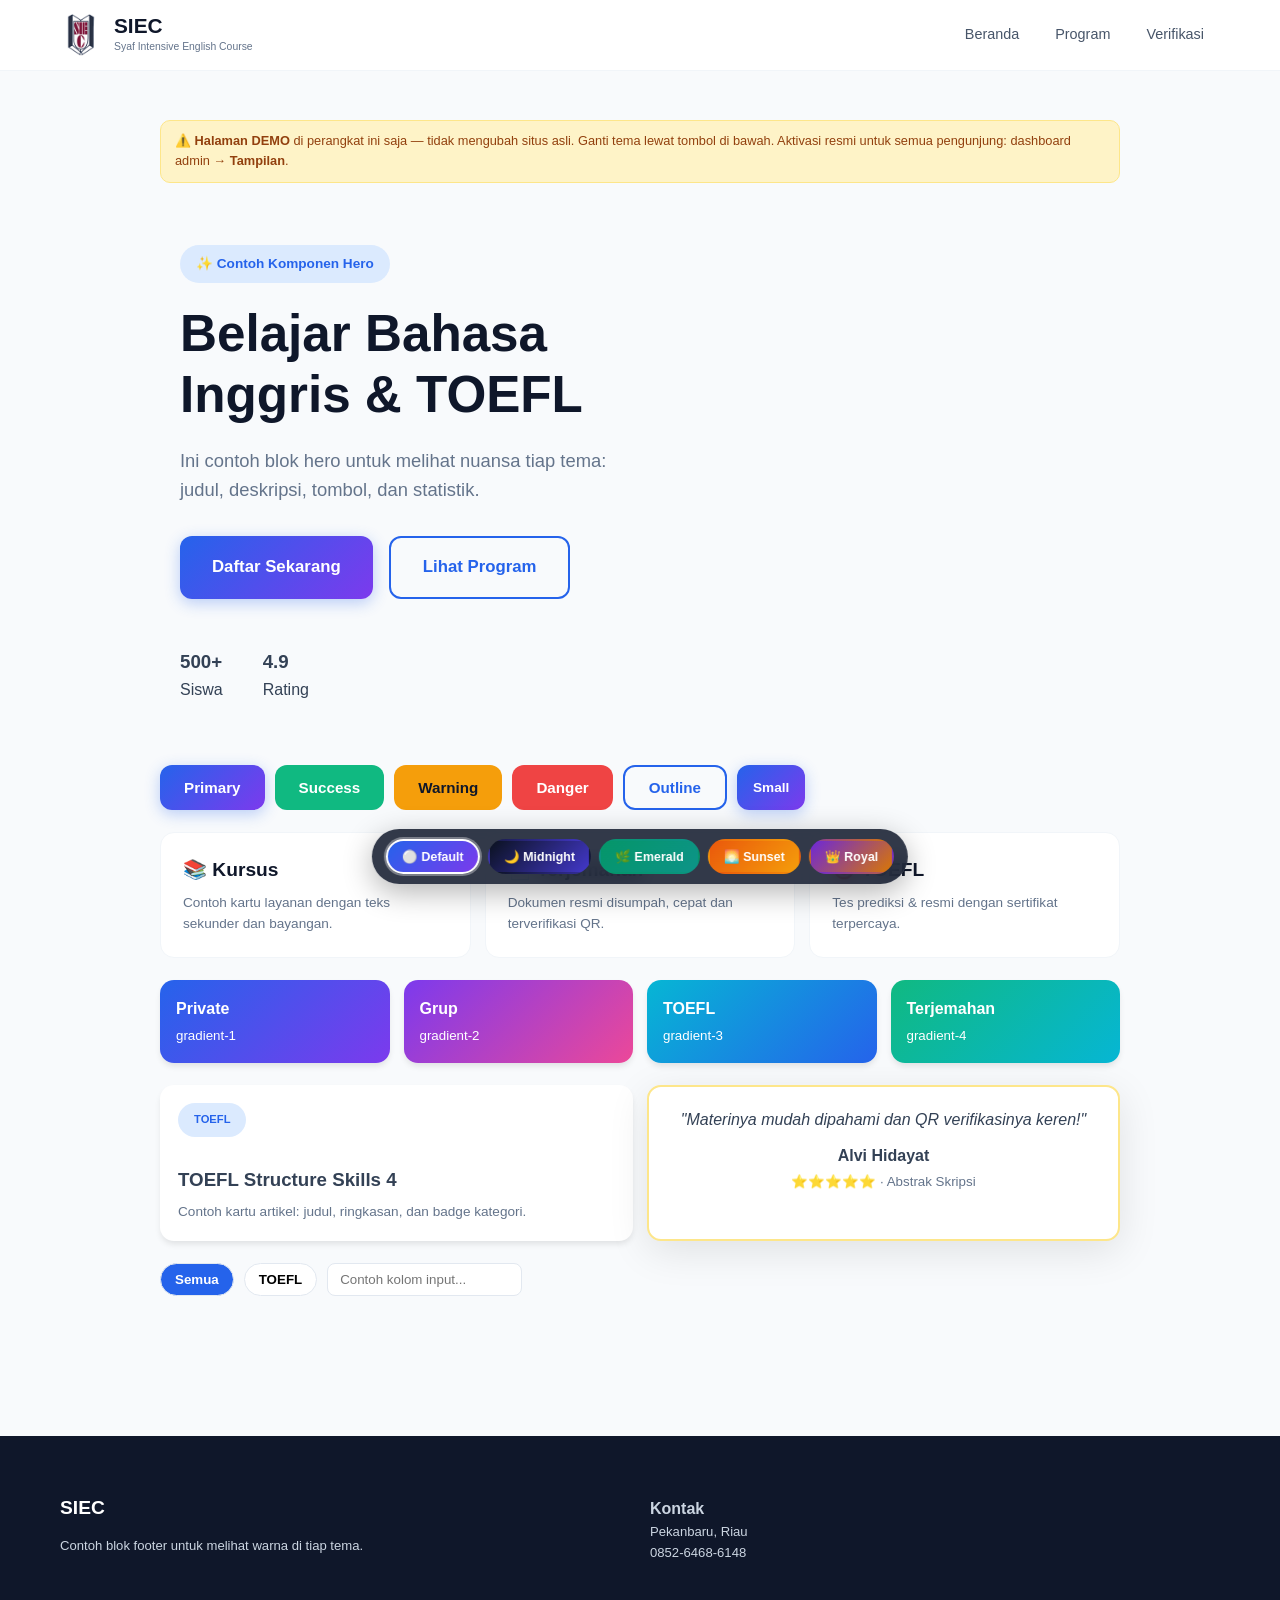
<file: preview-tema.html>
<!DOCTYPE html>
<html lang="id">
<head>
    <meta charset="UTF-8">
    <meta name="viewport" content="width=device-width, initial-scale=1.0">
    <title>Preview Tema — SIEC (Demo)</title>
    <meta name="robots" content="noindex">
    <script>try{document.documentElement.setAttribute('data-theme',localStorage.getItem('siec_theme')||'default')}catch(e){}</script>
    <link rel="stylesheet" href="css/style.css">
    <link rel="stylesheet" href="css/themes.css">
    <style>
        .theme-bar{position:fixed;bottom:16px;left:50%;transform:translateX(-50%);z-index:2000;display:flex;gap:8px;flex-wrap:wrap;justify-content:center;background:rgba(15,23,42,.85);backdrop-filter:blur(10px);padding:10px 14px;border-radius:999px;box-shadow:0 8px 30px rgba(0,0,0,.3)}
        .theme-bar button{border:2px solid transparent;border-radius:999px;padding:8px 14px;font-weight:700;font-size:.78rem;cursor:pointer;color:#fff;font-family:inherit}
        .theme-bar button.on{border-color:#fff;box-shadow:0 0 0 2px rgba(255,255,255,.35)}
        .demo-wrap{max-width:1000px;margin:0 auto;padding:120px 20px 140px;display:flex;flex-direction:column;gap:22px}
        .demo-note{background:#fef3c7;color:#92400e;border:1px solid #fde68a;border-radius:10px;padding:10px 14px;font-size:.8rem}
        .sw-row{display:grid;grid-template-columns:repeat(auto-fit,minmax(210px,1fr));gap:14px}
    </style>
</head>
<body>
    <nav class="navbar">
        <div class="container nav-container">
            <a href="#" class="nav-logo"><img src="assets/logo.png" alt="SIEC" class="nav-logo-img"><div class="logo-text"><span class="logo-main">SIEC</span><span class="logo-sub">Syaf Intensive English Course</span></div></a>
            <ul class="nav-menu" id="navMenu"><li><a class="nav-link" href="#">Beranda</a></li><li><a class="nav-link" href="#">Program</a></li><li><a class="nav-link" href="#">Verifikasi</a></li></ul>
        </div>
    </nav>

    <div class="demo-wrap">
        <div class="demo-note">⚠️ <b>Halaman DEMO</b> di perangkat ini saja — tidak mengubah situs asli. Ganti tema lewat tombol di bawah. Aktivasi resmi untuk semua pengunjung: dashboard admin → <b>Tampilan</b>.</div>

        <!-- Hero sample -->
        <section class="hero" style="min-height:auto;padding:40px 0">
            <div class="hero-container container">
                <div class="hero-content">
                    <span class="hero-badge">✨ Contoh Komponen Hero</span>
                    <h1>Belajar Bahasa Inggris &amp; TOEFL</h1>
                    <p class="hero-desc">Ini contoh blok hero untuk melihat nuansa tiap tema: judul, deskripsi, tombol, dan statistik.</p>
                    <div class="hero-buttons"><a class="btn btn-primary btn-lg" href="#">Daftar Sekarang</a><a class="btn btn-outline btn-lg" href="#">Lihat Program</a></div>
                    <div class="hero-stats"><div><h3>500+</h3><p>Siswa</p></div><div><h3>4.9</h3><p>Rating</p></div></div>
                </div>
            </div>
        </section>

        <!-- Tombol-tombol -->
        <div style="display:flex;gap:10px;flex-wrap:wrap">
            <button class="btn btn-primary">Primary</button>
            <button class="btn btn-success">Success</button>
            <button class="btn btn-warning">Warning</button>
            <button class="btn btn-danger">Danger</button>
            <button class="btn btn-outline">Outline</button>
            <button class="btn btn-primary btn-sm">Small</button>
        </div>

        <!-- Service cards -->
        <div class="sw-row">
            <div class="service-card" style="padding:22px;border-radius:14px"><h3 style="margin:0 0 6px">📚 Kursus</h3><p style="margin:0;color:var(--gray-600);font-size:.85rem">Contoh kartu layanan dengan teks sekunder dan bayangan.</p></div>
            <div class="service-card" style="padding:22px;border-radius:14px"><h3 style="margin:0 0 6px">📄 Terjemahan</h3><p style="margin:0;color:var(--gray-600);font-size:.85rem">Dokumen resmi disumpah, cepat dan terverifikasi QR.</p></div>
            <div class="service-card" style="padding:22px;border-radius:14px"><h3 style="margin:0 0 6px">🎯 TOEFL</h3><p style="margin:0;color:var(--gray-600);font-size:.85rem">Tes prediksi &amp; resmi dengan sertifikat terpercaya.</p></div>
        </div>

        <!-- Program card headers (semua varian) -->
        <div class="sw-row">
            <div class="program-card" style="border-radius:14px;overflow:hidden"><div class="program-card-header private" style="padding:16px;color:#fff"><b>Private</b><br><small>gradient-1</small></div></div>
            <div class="program-card" style="border-radius:14px;overflow:hidden"><div class="program-card-header group" style="padding:16px;color:#fff"><b>Grup</b><br><small>gradient-2</small></div></div>
            <div class="program-card" style="border-radius:14px;overflow:hidden"><div class="program-card-header toefl" style="padding:16px;color:#fff"><b>TOEFL</b><br><small>gradient-3</small></div></div>
            <div class="program-card" style="border-radius:14px;overflow:hidden"><div class="program-card-header translation" style="padding:16px;color:#fff"><b>Terjemahan</b><br><small>gradient-4</small></div></div>
        </div>

        <!-- Artikel + testimoni -->
        <div class="sw-row" style="grid-template-columns:repeat(auto-fit,minmax(300px,1fr))">
            <div class="article-card" style="border-radius:14px;overflow:hidden"><div style="padding:18px"><span class="hero-badge" style="font-size:.7rem">TOEFL</span><h3 style="margin:8px 0 6px">TOEFL Structure Skills 4</h3><p style="color:var(--gray-600);font-size:.85rem;margin:0">Contoh kartu artikel: judul, ringkasan, dan badge kategori.</p></div></div>
            <div class="testimonial-card-large" style="border-radius:14px;padding:20px"><p style="margin:0 0 10px;font-style:italic">"Materinya mudah dipahami dan QR verifikasinya keren!"</p><b>Alvi Hidayat</b><br><small style="color:var(--gray-600)">⭐⭐⭐⭐⭐ · Abstrak Skripsi</small></div>
        </div>

        <!-- Filter + input -->
        <div style="display:flex;gap:10px;flex-wrap:wrap;align-items:center">
            <button class="filter-btn active" style="padding:8px 14px;border-radius:999px;border:1px solid var(--gray-300)">Semua</button>
            <button class="filter-btn" style="padding:8px 14px;border-radius:999px;border:1px solid var(--gray-300)">TOEFL</button>
            <input type="text" placeholder="Contoh kolom input..." style="padding:8px 12px;border-radius:8px;border:1px solid var(--gray-300)">
        </div>
    </div>

    <footer class="footer">
        <div class="container footer-grid" style="display:grid;grid-template-columns:repeat(auto-fit,minmax(180px,1fr));gap:20px">
            <div><div class="footer-logo"><span class="logo-main" style="font-weight:800;font-size:1.2rem">SIEC</span></div><p style="font-size:.82rem;margin-top:8px">Contoh blok footer untuk melihat warna di tiap tema.</p></div>
            <div><h4>Kontak</h4><p style="font-size:.82rem">Pekanbaru, Riau<br>0852-6468-6148</p></div>
        </div>
    </footer>

    <div class="theme-bar" id="themeBar"></div>
    <script>
        var THEMES = [
            ['default', '⚪ Default', 'linear-gradient(135deg,#2563eb,#7c3aed)'],
            ['midnight', '🌙 Midnight', 'linear-gradient(135deg,#0b1220,#4338ca)'],
            ['emerald', '🌿 Emerald', 'linear-gradient(135deg,#059669,#0d9488)'],
            ['sunset', '🌅 Sunset', 'linear-gradient(135deg,#ea580c,#f59e0b)'],
            ['royal', '👑 Royal', 'linear-gradient(135deg,#6d28d9,#d97706)']
        ];
        var bar = document.getElementById('themeBar');
        function renderBar() {
            var cur = document.documentElement.getAttribute('data-theme') || 'default';
            bar.innerHTML = THEMES.map(function (t) {
                return '<button class="' + (t[0] === cur ? 'on' : '') + '" style="background:' + t[2] + '" onclick="setT(\'' + t[0] + '\')">' + t[1] + '</button>';
            }).join('');
        }
        function setT(id) {
            document.documentElement.setAttribute('data-theme', id);
            try { localStorage.setItem('siec_theme', id); } catch (e) {}
            renderBar();
        }
        renderBar();
    </script>
</body>
</html>
</file>
<file: css/style.css>
/* ============================================
   SIEC - Syaf Intensive English Course
   Complete Stylesheet
   ============================================ */

/* ---------- VARIABLES ---------- */
:root {
    --primary: #2563eb;
    --primary-dark: #1d4ed8;
    --primary-light: #dbeafe;
    --secondary: #7c3aed;
    --accent: #06b6d4;
    --success: #10b981;
    --warning: #f59e0b;
    --danger: #ef4444;
    --dark: #0f172a;
    --gray-900: #1e293b;
    --gray-800: #334155;
    --gray-700: #475569;
    --gray-600: #64748b;
    --gray-500: #94a3b8;
    --gray-400: #cbd5e1;
    --gray-300: #e2e8f0;
    --gray-200: #f1f5f9;
    --gray-100: #f8fafc;
    --white: #ffffff;
    --font: 'Plus Jakarta Sans', sans-serif;
    --shadow-sm: 0 1px 2px rgba(0,0,0,0.05);
    --shadow: 0 4px 6px -1px rgba(0,0,0,0.1);
    --shadow-md: 0 10px 15px -3px rgba(0,0,0,0.1);
    --shadow-lg: 0 25px 50px -12px rgba(0,0,0,0.15);
    --shadow-xl: 0 35px 60px -15px rgba(0,0,0,0.2);
    --radius: 12px;
    --radius-lg: 20px;
    --radius-full: 9999px;
    --transition: all 0.3s cubic-bezier(0.4, 0, 0.2, 1);
}

/* ---------- RESET ---------- */
*, *::before, *::after {
    margin: 0;
    padding: 0;
    box-sizing: border-box;
}

html {
    scroll-behavior: smooth;
    font-size: 16px;
}

body {
    font-family: var(--font);
    background: var(--gray-100);
    color: var(--gray-800);
    line-height: 1.6;
    overflow-x: hidden;
}

a {
    text-decoration: none;
    color: inherit;
    transition: var(--transition);
}

img {
    max-width: 100%;
    height: auto;
}

.container {
    max-width: 1200px;
    margin: 0 auto;
    padding: 0 20px;
}

/* ---------- GRADIENTS ---------- */
.text-gradient {
    background: linear-gradient(135deg, var(--primary), var(--secondary));
    -webkit-background-clip: text;
    -webkit-text-fill-color: transparent;
    background-clip: text;
}

.gradient-1 { background: linear-gradient(135deg, #2563eb, #7c3aed); }
.gradient-2 { background: linear-gradient(135deg, #7c3aed, #ec4899); }
.gradient-3 { background: linear-gradient(135deg, #06b6d4, #2563eb); }
.gradient-4 { background: linear-gradient(135deg, #10b981, #06b6d4); }

/* ---------- BUTTONS ---------- */
.btn {
    display: inline-flex;
    align-items: center;
    gap: 8px;
    padding: 12px 24px;
    border: none;
    border-radius: var(--radius);
    font-family: var(--font);
    font-size: 0.95rem;
    font-weight: 600;
    cursor: pointer;
    transition: var(--transition);
    white-space: nowrap;
}

.btn-primary {
    background: linear-gradient(135deg, var(--primary), var(--secondary));
    color: white;
    box-shadow: 0 4px 15px rgba(37, 99, 235, 0.3);
}

.btn-primary:hover {
    transform: translateY(-2px);
    box-shadow: 0 8px 25px rgba(37, 99, 235, 0.4);
}

.btn-outline {
    background: transparent;
    color: var(--primary);
    border: 2px solid var(--primary);
}

.btn-outline:hover {
    background: var(--primary);
    color: white;
}

.btn-lg {
    padding: 16px 32px;
    font-size: 1.05rem;
}

.btn-sm {
    padding: 8px 16px;
    font-size: 0.85rem;
}

.btn-danger {
    background: var(--danger);
    color: white;
}

.btn-success {
    background: var(--success);
    color: white;
}

.btn-warning {
    background: var(--warning);
    color: var(--dark);
}

.btn-full {
    width: 100%;
    justify-content: center;
}

/* ---------- NAVBAR ---------- */
.navbar {
    position: fixed;
    top: 0;
    left: 0;
    right: 0;
    z-index: 1000;
    background: rgba(255, 255, 255, 0.95);
    backdrop-filter: blur(20px);
    border-bottom: 1px solid var(--gray-200);
    transition: var(--transition);
}

.navbar.scrolled {
    box-shadow: var(--shadow-md);
}

/* Beranda: saat di paling atas, navbar transparan menyatu dengan hero.
   Setelah digulir (>50px), kembali putih blur via kelas .scrolled */
body.home .navbar {
    background: transparent;
    border-bottom-color: transparent;
}
body.home .navbar.scrolled {
    background: rgba(255, 255, 255, 0.95);
    border-bottom: 1px solid var(--gray-200);
}

.nav-container {
    display: flex;
    align-items: center;
    justify-content: space-between;
    height: 70px;
}

.nav-logo {
    display: flex;
    align-items: center;
    gap: 12px;
}

.logo-icon {
    width: 42px;
    height: 42px;
    background: linear-gradient(135deg, var(--primary), var(--secondary));
    border-radius: var(--radius);
    display: flex;
    align-items: center;
    justify-content: center;
    color: white;
    font-size: 1.2rem;
}

.logo-icon.large {
    width: 60px;
    height: 60px;
    font-size: 1.6rem;
}

.logo-text {
    display: flex;
    flex-direction: column;
}

.logo-main {
    font-size: 1.3rem;
    font-weight: 800;
    color: var(--dark);
    line-height: 1.2;
}

.logo-sub {
    font-size: 0.65rem;
    color: var(--gray-600);
    font-weight: 500;
}

.nav-menu {
    display: flex;
    list-style: none;
    gap: 4px;
}

.nav-link {
    display: flex;
    align-items: center;
    gap: 6px;
    padding: 8px 16px;
    border-radius: var(--radius);
    font-size: 0.9rem;
    font-weight: 500;
    color: var(--gray-700);
    transition: var(--transition);
}

.nav-link:hover,
.nav-link.active {
    background: var(--primary-light);
    color: var(--primary);
}

.nav-toggle {
    display: none;
    flex-direction: column;
    gap: 5px;
    background: none;
    border: none;
    cursor: pointer;
    padding: 5px;
}

.nav-toggle span {
    width: 25px;
    height: 2px;
    background: var(--dark);
    transition: var(--transition);
}

/* ---------- HERO ---------- */
.hero {
    min-height: 100vh;
    display: flex;
    align-items: center;
    position: relative;
    padding: 100px 0 60px;
    overflow: hidden;
}

.hero-bg {
    position: absolute;
    inset: 0;
    overflow: hidden;
}

.hero-shape {
    position: absolute;
    border-radius: 50%;
    opacity: 0.1;
}

.shape-1 {
    width: 600px;
    height: 600px;
    background: var(--primary);
    top: -200px;
    right: -100px;
}

.shape-2 {
    width: 400px;
    height: 400px;
    background: var(--secondary);
    bottom: -100px;
    left: -100px;
}

.shape-3 {
    width: 300px;
    height: 300px;
    background: var(--accent);
    top: 50%;
    left: 50%;
    transform: translate(-50%, -50%);
}

.hero-container {
    display: grid;
    grid-template-columns: 1fr 1fr;
    gap: 60px;
    align-items: center;
    position: relative;
    z-index: 1;
}

.hero-badge {
    display: inline-flex;
    align-items: center;
    gap: 8px;
    padding: 8px 16px;
    background: var(--primary-light);
    color: var(--primary);
    border-radius: var(--radius-full);
    font-size: 0.85rem;
    font-weight: 600;
    margin-bottom: 20px;
}

.hero-content h1 {
    font-size: 3.2rem;
    font-weight: 800;
    color: var(--dark);
    line-height: 1.2;
    margin-bottom: 20px;
}

.hero-desc {
    font-size: 1.15rem;
    color: var(--gray-600);
    margin-bottom: 32px;
    max-width: 500px;
}

.hero-buttons {
    display: flex;
    gap: 16px;
    flex-wrap: wrap;
    margin-bottom: 48px;
}

.hero-stats {
    display: flex;
    gap: 40px;
}

.stat-item {
    display: flex;
    flex-direction: column;
}

.stat-number {
    font-size: 1.8rem;
    font-weight: 800;
    color: var(--dark);
}

.stat-label {
    font-size: 0.85rem;
    color: var(--gray-600);
}

.hero-image {
    display: flex;
    flex-direction: column;
    gap: 20px;
    position: relative;
}

.hero-card {
    background: white;
    padding: 24px;
    border-radius: var(--radius-lg);
    box-shadow: var(--shadow-lg);
    display: flex;
    align-items: center;
    gap: 16px;
    transition: var(--transition);
    animation: floatUp 3s ease-in-out infinite;
}

.hero-card.card-2 {
    margin-left: 40px;
    animation-delay: 1s;
}

.hero-card.card-3 {
    margin-left: 20px;
    animation-delay: 2s;
}

@keyframes floatUp {
    0%, 100% { transform: translateY(0); }
    50% { transform: translateY(-10px); }
}

.card-icon {
    width: 50px;
    height: 50px;
    background: linear-gradient(135deg, var(--primary), var(--secondary));
    border-radius: var(--radius);
    display: flex;
    align-items: center;
    justify-content: center;
    color: white;
    font-size: 1.2rem;
    flex-shrink: 0;
}

.hero-card h3 {
    font-size: 1.1rem;
    color: var(--dark);
}

.hero-card p {
    font-size: 0.85rem;
    color: var(--gray-600);
}

/* ---------- SECTION HEADER ---------- */
.section-header {
    text-align: center;
    margin-bottom: 48px;
}

.section-badge {
    display: inline-block;
    padding: 6px 16px;
    background: var(--primary-light);
    color: var(--primary);
    border-radius: var(--radius-full);
    font-size: 0.85rem;
    font-weight: 600;
    margin-bottom: 12px;
}

.section-header h2 {
    font-size: 2.2rem;
    font-weight: 800;
    color: var(--dark);
    margin-bottom: 12px;
}

.section-header p {
    color: var(--gray-600);
    font-size: 1.05rem;
}

/* ---------- SERVICES ---------- */
.services {
    padding: 80px 0;
    background: white;
}

.services-grid {
    display: grid;
    grid-template-columns: repeat(auto-fit, minmax(260px, 1fr));
    gap: 24px;
}

.service-card {
    padding: 32px;
    border-radius: var(--radius-lg);
    border: 1px solid var(--gray-200);
    transition: var(--transition);
    background: white;
}

.service-card:hover {
    transform: translateY(-5px);
    box-shadow: var(--shadow-lg);
    border-color: transparent;
}

.service-icon {
    width: 56px;
    height: 56px;
    border-radius: var(--radius);
    display: flex;
    align-items: center;
    justify-content: center;
    color: white;
    font-size: 1.3rem;
    margin-bottom: 20px;
}

.service-card h3 {
    font-size: 1.2rem;
    color: var(--dark);
    margin-bottom: 12px;
}

.service-card p {
    color: var(--gray-600);
    font-size: 0.95rem;
    margin-bottom: 16px;
}

.service-link {
    color: var(--primary);
    font-weight: 600;
    font-size: 0.9rem;
    display: inline-flex;
    align-items: center;
    gap: 6px;
}

.service-link:hover {
    gap: 12px;
}

/* ---------- ARTICLES ---------- */
.articles {
    padding: 80px 0;
}

.articles-grid {
    display: grid;
    grid-template-columns: repeat(auto-fit, minmax(340px, 1fr));
    gap: 24px;
}

.article-card {
    background: white;
    border-radius: var(--radius-lg);
    overflow: hidden;
    box-shadow: var(--shadow);
    transition: var(--transition);
}

.article-card:hover {
    transform: translateY(-5px);
    box-shadow: var(--shadow-lg);
}

.article-card-image {
    height: 200px;
    background: linear-gradient(135deg, var(--primary), var(--secondary));
    display: flex;
    align-items: center;
    justify-content: center;
    color: white;
    font-size: 3rem;
    overflow: hidden;
}

.article-card-image img {
    width: 100%;
    height: 100%;
    object-fit: cover;
}

.article-card-body {
    padding: 24px;
}

.article-category {
    display: inline-block;
    padding: 4px 12px;
    background: var(--primary-light);
    color: var(--primary);
    border-radius: var(--radius-full);
    font-size: 0.75rem;
    font-weight: 600;
    text-transform: uppercase;
    margin-bottom: 12px;
}

.article-card-body h3 {
    font-size: 1.15rem;
    color: var(--dark);
    margin-bottom: 8px;
    line-height: 1.4;
}

.article-card-body p {
    color: var(--gray-600);
    font-size: 0.9rem;
    margin-bottom: 16px;
}

.article-card-body .article-date {
    color: var(--gray-500);
    font-size: 0.8rem;
}

/* Article layout variations */
.article-card.featured {
    grid-column: span 2;
}

.article-card.featured .article-card-image {
    height: 300px;
}

.article-card.compact .article-card-image {
    height: 140px;
}

/* ---------- ARTICLE DETAIL ---------- */
.article-detail {
    padding: 100px 0 60px;
}

.article-cover {
    width: 100%;
    max-height: 400px;
    object-fit: cover;
    border-radius: var(--radius-lg);
    margin-bottom: 32px;
}

.article-header {
    margin-bottom: 32px;
}

.article-header h1 {
    font-size: 2.2rem;
    color: var(--dark);
    margin: 12px 0;
}

.article-date {
    color: var(--gray-500);
    font-size: 0.9rem;
}

.article-body {
    background: white;
    padding: 40px;
    border-radius: var(--radius-lg);
    box-shadow: var(--shadow);
    line-height: 1.8;
    font-size: 1.05rem;
}

.article-body h2 { font-size: 1.5rem; margin: 24px 0 12px; color: var(--dark); }
.article-body h3 { font-size: 1.2rem; margin: 20px 0 10px; color: var(--dark); }
.article-body p { margin-bottom: 16px; }
.article-body ul, .article-body ol { padding-left: 24px; margin-bottom: 16px; }
.article-body img { border-radius: var(--radius); margin: 16px 0; }

.article-body.full-width {
    max-width: 100%;
}

.article-footer {
    margin-top: 32px;
    text-align: center;
}

/* ---------- VERIFY SECTION (Home) ---------- */
.verify-section {
    padding: 40px 0;
}

.verify-card {
    background: linear-gradient(135deg, var(--primary), var(--secondary));
    padding: 48px;
    border-radius: var(--radius-lg);
    display: flex;
    align-items: center;
    justify-content: space-between;
    gap: 24px;
    flex-wrap: wrap;
}

.verify-content h2 {
    color: white;
    font-size: 1.8rem;
    display: flex;
    align-items: center;
    gap: 12px;
}

.verify-content p {
    color: rgba(255,255,255,0.8);
    margin-top: 8px;
}

.verify-action .btn {
    background: white;
    color: var(--primary);
    box-shadow: var(--shadow-md);
}

/* ---------- PAGE HERO ---------- */
.page-hero {
    padding: 120px 0 40px;
    background: linear-gradient(135deg, var(--dark), var(--gray-900));
    color: white;
    text-align: center;
}

.page-hero h1 {
    font-size: 2.2rem;
    margin-bottom: 12px;
    display: flex;
    align-items: center;
    justify-content: center;
    gap: 12px;
}

.page-hero p {
    color: var(--gray-400);
    font-size: 1.05rem;
}

/* ---------- VERIFY PAGE ---------- */
.verify-page {
    padding: 48px 0;
}

.verify-box {
    max-width: 700px;
    margin: 0 auto;
    background: white;
    padding: 40px;
    border-radius: var(--radius-lg);
    box-shadow: var(--shadow-lg);
}

.verify-tabs {
    display: flex;
    gap: 8px;
    margin-bottom: 24px;
}

.verify-tab {
    flex: 1;
    padding: 12px;
    border: 2px solid var(--gray-300);
    border-radius: var(--radius);
    background: white;
    font-family: var(--font);
    font-weight: 600;
    cursor: pointer;
    transition: var(--transition);
    display: flex;
    align-items: center;
    justify-content: center;
    gap: 8px;
}

.verify-tab.active {
    background: var(--primary);
    color: white;
    border-color: var(--primary);
}

.input-group {
    display: flex;
    gap: 8px;
    position: relative;
}

.input-icon {
    position: absolute;
    left: 16px;
    top: 50%;
    transform: translateY(-50%);
    color: var(--gray-500);
}

.verify-input {
    flex: 1;
    padding: 14px 14px 14px 44px;
    border: 2px solid var(--gray-300);
    border-radius: var(--radius);
    font-size: 1rem;
    font-family: var(--font);
    transition: var(--transition);
}

.verify-input:focus {
    outline: none;
    border-color: var(--primary);
    box-shadow: 0 0 0 3px var(--primary-light);
}

.scanner-option {
    text-align: center;
    margin-top: 16px;
}

.scanner-option p {
    color: var(--gray-500);
    margin-bottom: 8px;
}

.scanner-container {
    margin-top: 16px;
    border-radius: var(--radius);
    overflow: hidden;
}

/* ---------- VERIFY RESULT ---------- */
.verify-result {
    margin-top: 24px;
    padding: 24px;
    border-radius: var(--radius);
    animation: fadeIn 0.3s ease;
}

@keyframes fadeIn {
    from { opacity: 0; transform: translateY(10px); }
    to { opacity: 1; transform: translateY(0); }
}

.result-valid {
    background: #ecfdf5;
    border: 2px solid var(--success);
}

.result-invalid {
    background: #fef2f2;
    border: 2px solid var(--danger);
}

.result-header {
    display: flex;
    align-items: center;
    gap: 12px;
    margin-bottom: 16px;
    font-size: 1.2rem;
    font-weight: 700;
}

.result-valid .result-header { color: var(--success); }
.result-invalid .result-header { color: var(--danger); }

.result-details {
    display: grid;
    grid-template-columns: 1fr 1fr;
    gap: 12px;
}

.result-item {
    padding: 12px;
    background: rgba(255,255,255,0.7);
    border-radius: 8px;
}

.result-item label {
    font-size: 0.75rem;
    color: var(--gray-600);
    text-transform: uppercase;
    font-weight: 600;
}

.result-item p {
    font-size: 1rem;
    color: var(--dark);
    font-weight: 600;
    margin-top: 4px;
}

/* ---------- PROGRAMS PAGE ---------- */
.programs-page {
    padding: 48px 0;
}

.programs-filter {
    display: flex;
    gap: 8px;
    margin-bottom: 32px;
    flex-wrap: wrap;
    justify-content: center;
}

.filter-btn {
    padding: 10px 20px;
    border: 2px solid var(--gray-300);
    border-radius: var(--radius-full);
    background: white;
    font-family: var(--font);
    font-weight: 600;
    cursor: pointer;
    transition: var(--transition);
}

.filter-btn.active,
.filter-btn:hover {
    background: var(--primary);
    color: white;
    border-color: var(--primary);
}

.programs-grid {
    display: grid;
    grid-template-columns: repeat(auto-fit, minmax(300px, 1fr));
    gap: 24px;
}

.program-card {
    background: white;
    border-radius: var(--radius-lg);
    overflow: hidden;
    box-shadow: var(--shadow);
    transition: var(--transition);
}

.program-card:hover {
    transform: translateY(-5px);
    box-shadow: var(--shadow-lg);
}

.program-card-header {
    padding: 24px;
    color: white;
    position: relative;
}

.program-card-header.private { background: linear-gradient(135deg, #2563eb, #7c3aed); }
.program-card-header.group { background: linear-gradient(135deg, #7c3aed, #ec4899); }
.program-card-header.toefl { background: linear-gradient(135deg, #06b6d4, #2563eb); }
.program-card-header.translation { background: linear-gradient(135deg, #10b981, #06b6d4); }

.program-type-badge {
    display: inline-block;
    padding: 4px 12px;
    background: rgba(255,255,255,0.2);
    border-radius: var(--radius-full);
    font-size: 0.75rem;
    font-weight: 600;
    margin-bottom: 8px;
}

.program-card-header h3 {
    font-size: 1.3rem;
}

.program-card-body {
    padding: 24px;
}

.program-card-body p {
    color: var(--gray-600);
    margin-bottom: 16px;
}

.program-info {
    display: flex;
    flex-direction: column;
    gap: 8px;
    margin-bottom: 16px;
}

.program-info-item {
    display: flex;
    align-items: center;
    gap: 8px;
    font-size: 0.9rem;
    color: var(--gray-700);
}

.program-info-item i {
    width: 20px;
    color: var(--primary);
}

.program-features {
    list-style: none;
    margin-bottom: 20px;
}

.program-features li {
    padding: 4px 0;
    font-size: 0.9rem;
    color: var(--gray-700);
    display: flex;
    align-items: center;
    gap: 8px;
}

.program-features li::before {
    content: '✓';
    color: var(--success);
    font-weight: 700;
}

.program-price {
    font-size: 1.3rem;
    font-weight: 800;
    color: var(--primary);
    margin-bottom: 16px;
}

/* Program layout variations */
.program-card.list-layout {
    display: grid;
    grid-template-columns: 250px 1fr;
}

.program-card.featured-layout {
    grid-column: span 2;
}

/* ---------- FOOTER ---------- */
.footer {
    background: var(--dark);
    color: var(--gray-400);
    padding: 60px 0 24px;
}

.footer-grid {
    display: grid;
    grid-template-columns: 2fr 1fr 1fr 1fr;
    gap: 40px;
    margin-bottom: 40px;
}

.footer-logo {
    display: flex;
    align-items: center;
    gap: 12px;
    margin-bottom: 16px;
}

.footer-logo .logo-main {
    color: white;
}

.footer-col h4 {
    color: white;
    font-size: 1rem;
    margin-bottom: 16px;
}

.footer-col a {
    display: flex;
    align-items: center;
    gap: 8px;
    padding: 4px 0;
    color: var(--gray-400);
    font-size: 0.9rem;
}

.footer-col a:hover {
    color: white;
}

.footer-bottom {
    border-top: 1px solid var(--gray-800);
    padding-top: 24px;
    text-align: center;
    font-size: 0.85rem;
}

/* ---------- FLOATING WHATSAPP ---------- */
.wa-float {
    position: fixed;
    bottom: 24px;
    right: 24px;
    width: 60px;
    height: 60px;
    background: #25d366;
    color: white;
    border-radius: 50%;
    display: flex;
    align-items: center;
    justify-content: center;
    font-size: 1.6rem;
    box-shadow: 0 4px 20px rgba(37, 211, 102, 0.4);
    z-index: 999;
    transition: var(--transition);
}

.wa-float:hover {
    transform: scale(1.1);
    box-shadow: 0 8px 30px rgba(37, 211, 102, 0.5);
}

.wa-tooltip {
    position: absolute;
    right: 70px;
    background: white;
    color: var(--dark);
    padding: 8px 16px;
    border-radius: var(--radius);
    font-size: 0.85rem;
    font-weight: 600;
    box-shadow: var(--shadow);
    white-space: nowrap;
    opacity: 0;
    transition: var(--transition);
    pointer-events: none;
}

.wa-float:hover .wa-tooltip {
    opacity: 1;
}

/* ---------- LOADING SPINNER ---------- */
.loading-spinner {
    text-align: center;
    padding: 60px 20px;
    color: var(--gray-500);
}

.spinner {
    width: 40px;
    height: 40px;
    border: 3px solid var(--gray-300);
    border-top-color: var(--primary);
    border-radius: 50%;
    animation: spin 0.8s linear infinite;
    margin: 0 auto 16px;
}

@keyframes spin {
    to { transform: rotate(360deg); }
}

/* ============================================
   ADMIN STYLES
   ============================================ */

.admin-body {
    background: var(--gray-100);
}

/* ---------- ADMIN LOGIN ---------- */
.admin-login-container {
    min-height: 100vh;
    display: flex;
    align-items: center;
    justify-content: center;
    padding: 20px;
    background: linear-gradient(135deg, var(--dark), var(--gray-900));
}

.admin-login-card {
    background: white;
    padding: 48px;
    border-radius: var(--radius-lg);
    box-shadow: var(--shadow-xl);
    width: 100%;
    max-width: 420px;
}

.admin-login-header {
    text-align: center;
    margin-bottom: 32px;
}

.admin-login-header h1 {
    font-size: 1.5rem;
    color: var(--dark);
    margin-top: 16px;
}

.admin-login-header p {
    color: var(--gray-600);
    font-size: 0.9rem;
}

.form-group {
    margin-bottom: 16px;
}

.form-group label {
    display: flex;
    align-items: center;
    gap: 6px;
    font-size: 0.85rem;
    font-weight: 600;
    color: var(--gray-700);
    margin-bottom: 6px;
}

.form-group input,
.form-group select,
.form-group textarea {
    width: 100%;
    padding: 12px 16px;
    border: 2px solid var(--gray-300);
    border-radius: var(--radius);
    font-family: var(--font);
    font-size: 0.95rem;
    transition: var(--transition);
    background: white;
}

.form-group input:focus,
.form-group select:focus,
.form-group textarea:focus {
    outline: none;
    border-color: var(--primary);
    box-shadow: 0 0 0 3px var(--primary-light);
}

.readonly-input {
    background: var(--gray-100) !important;
    color: var(--gray-600);
}

.password-input {
    position: relative;
}

.password-toggle {
    position: absolute;
    right: 12px;
    top: 50%;
    transform: translateY(-50%);
    background: none;
    border: none;
    cursor: pointer;
    color: var(--gray-500);
}

.error-message {
    background: #fef2f2;
    color: var(--danger);
    padding: 12px;
    border-radius: var(--radius);
    font-size: 0.85rem;
    margin-bottom: 16px;
}

.admin-login-footer {
    text-align: center;
    margin-top: 24px;
}

.admin-login-footer a {
    color: var(--gray-600);
    font-size: 0.85rem;
}

.admin-login-footer a:hover {
    color: var(--primary);
}

.checkbox-label {
    display: flex !important;
    align-items: center;
    gap: 8px;
    cursor: pointer;
}

.checkbox-label input {
    width: auto !important;
}

/* ---------- ADMIN LAYOUT ---------- */
.admin-layout {
    display: flex;
    min-height: 100vh;
}

/* ---------- SIDEBAR ---------- */
.admin-sidebar {
    width: 260px;
    background: var(--dark);
    color: white;
    position: fixed;
    top: 0;
    left: 0;
    bottom: 0;
    z-index: 100;
    overflow-y: auto;
    transition: var(--transition);
}

.sidebar-header {
    padding: 20px;
    display: flex;
    align-items: center;
    gap: 12px;
    border-bottom: 1px solid var(--gray-800);
}

.sidebar-header span {
    font-weight: 700;
    font-size: 1.1rem;
}

.sidebar-close {
    display: none;
    background: none;
    border: none;
    color: white;
    font-size: 1.2rem;
    cursor: pointer;
    margin-left: auto;
}

.sidebar-nav {
    padding: 16px 12px;
}

.sidebar-link {
    display: flex;
    align-items: center;
    gap: 12px;
    padding: 12px 16px;
    border-radius: var(--radius);
    color: var(--gray-400);
    font-size: 0.9rem;
    font-weight: 500;
    transition: var(--transition);
    margin-bottom: 4px;
}

.sidebar-link:hover,
.sidebar-link.active {
    background: rgba(255,255,255,0.1);
    color: white;
}

.sidebar-link i {
    width: 20px;
    text-align: center;
}

.sidebar-divider {
    height: 1px;
    background: var(--gray-800);
    margin: 16px 0;
}

/* ---------- ADMIN MAIN ---------- */
.admin-main {
    flex: 1;
    margin-left: 260px;
    transition: var(--transition);
}

.admin-header {
    background: white;
    padding: 16px 24px;
    display: flex;
    align-items: center;
    justify-content: space-between;
    border-bottom: 1px solid var(--gray-200);
    position: sticky;
    top: 0;
    z-index: 50;
}

.sidebar-toggle {
    display: none;
    background: none;
    border: none;
    font-size: 1.2rem;
    cursor: pointer;
    color: var(--gray-700);
}

.admin-user {
    display: flex;
    align-items: center;
    gap: 12px;
}

.admin-avatar {
    width: 36px;
    height: 36px;
    background: var(--primary-light);
    color: var(--primary);
    border-radius: 50%;
    display: flex;
    align-items: center;
    justify-content: center;
}

.admin-content {
    padding: 24px;
}

/* ---------- ADMIN SECTION ---------- */
.admin-section {
    display: none;
}

.admin-section.active {
    display: block;
    animation: fadeIn 0.3s ease;
}

/* ---------- STATS GRID ---------- */
.stats-grid {
    display: grid;
    grid-template-columns: repeat(auto-fit, minmax(220px, 1fr));
    gap: 20px;
    margin-bottom: 24px;
}

.stat-card {
    background: white;
    padding: 24px;
    border-radius: var(--radius);
    box-shadow: var(--shadow);
    display: flex;
    align-items: center;
    gap: 16px;
}

.stat-card-icon {
    width: 50px;
    height: 50px;
    border-radius: var(--radius);
    display: flex;
    align-items: center;
    justify-content: center;
    color: white;
    font-size: 1.2rem;
    flex-shrink: 0;
}

.stat-card-info h3 {
    font-size: 1.8rem;
    color: var(--dark);
}

.stat-card-info p {
    font-size: 0.85rem;
    color: var(--gray-600);
}

/* ---------- SECTION TOOLBAR ---------- */
.section-toolbar {
    display: flex;
    align-items: center;
    justify-content: space-between;
    margin-bottom: 20px;
    flex-wrap: wrap;
    gap: 12px;
}

.section-toolbar h3 {
    font-size: 1.2rem;
    color: var(--dark);
}

/* ---------- ADMIN FORM ---------- */
.admin-form {
    margin-bottom: 24px;
}

.form-card {
    background: white;
    padding: 24px;
    border-radius: var(--radius);
    box-shadow: var(--shadow);
}

.form-card h4 {
    font-size: 1.1rem;
    color: var(--dark);
    margin-bottom: 20px;
    padding-bottom: 12px;
    border-bottom: 2px solid var(--gray-200);
}

.form-row {
    display: grid;
    grid-template-columns: 1fr 1fr;
    gap: 16px;
}

.form-row.three-cols {
    grid-template-columns: 1fr 1fr 1fr;
}

.form-actions {
    display: flex;
    gap: 12px;
    margin-top: 20px;
    padding-top: 16px;
    border-top: 1px solid var(--gray-200);
}

/* ---------- DATA TABLE ---------- */
.data-table-container {
    background: white;
    border-radius: var(--radius);
    box-shadow: var(--shadow);
    overflow-x: auto;
}

.data-table {
    width: 100%;
    border-collapse: collapse;
}

.data-table th {
    background: var(--gray-100);
    padding: 12px 16px;
    text-align: left;
    font-size: 0.8rem;
    font-weight: 700;
    color: var(--gray-600);
    text-transform: uppercase;
    letter-spacing: 0.5px;
    border-bottom: 2px solid var(--gray-200);
}

.data-table td {
    padding: 12px 16px;
    border-bottom: 1px solid var(--gray-200);
    font-size: 0.9rem;
}

.data-table tr:hover {
    background: var(--gray-100);
}

.loading-cell {
    text-align: center;
    color: var(--gray-500);
    padding: 40px !important;
}

/* Status badges */
.status-badge {
    display: inline-block;
    padding: 4px 10px;
    border-radius: var(--radius-full);
    font-size: 0.75rem;
    font-weight: 600;
}

.status-published { background: #ecfdf5; color: var(--success); }
.status-draft { background: var(--gray-200); color: var(--gray-600); }
.status-received { background: #dbeafe; color: var(--primary); }
.status-processing { background: #fef3c7; color: var(--warning); }
.status-review { background: #e0e7ff; color: var(--secondary); }
.status-completed { background: #ecfdf5; color: var(--success); }
.status-delivered { background: #d1fae5; color: #065f46; }
.status-valid { background: #ecfdf5; color: var(--success); }

.action-buttons {
    display: flex;
    gap: 6px;
}

/* ---------- PRINT PREVIEW ---------- */
.print-preview {
    background: white;
    padding: 24px;
    border-radius: var(--radius);
    box-shadow: var(--shadow);
    margin-bottom: 24px;
}

/* ============================================
   RESPONSIVE
   ============================================ */
@media (max-width: 1024px) {
    .hero-container {
        grid-template-columns: 1fr;
        text-align: center;
    }

    .hero-content h1 {
        font-size: 2.4rem;
    }

    .hero-desc {
        margin: 0 auto 32px;
    }

    .hero-buttons {
        justify-content: center;
    }

    .hero-stats {
        justify-content: center;
    }

    .hero-image {
        display: none;
    }

    .footer-grid {
        grid-template-columns: 1fr 1fr;
    }

    .article-card.featured {
        grid-column: span 1;
    }
}

@media (max-width: 768px) {
    .nav-menu {
        position: fixed;
        top: 70px;
        left: 0;
        right: 0;
        background: white;
        flex-direction: column;
        padding: 20px;
        box-shadow: var(--shadow-lg);
        transform: translateY(-120%);
        visibility: hidden;
        opacity: 0;
        pointer-events: none;
        transition: var(--transition);
        z-index: 999;
    }

    .nav-menu.active {
        transform: translateY(0);
        visibility: visible;
        opacity: 1;
        pointer-events: auto;
    }

    .nav-toggle {
        display: flex;
    }

    .hero-content h1 {
        font-size: 2rem;
    }

    .section-header h2 {
        font-size: 1.6rem;
    }

    .verify-card {
        flex-direction: column;
        text-align: center;
    }

    .verify-box {
        padding: 24px;
    }

    .input-group {
        flex-direction: column;
    }

    .result-details {
        grid-template-columns: 1fr;
    }

    .footer-grid {
        grid-template-columns: 1fr;
        gap: 24px;
    }

    .articles-grid {
        grid-template-columns: 1fr;
    }

    .form-row,
    .form-row.three-cols {
        grid-template-columns: 1fr;
    }

    /* Admin responsive */
    .admin-sidebar {
        transform: translateX(-100%);
    }

    .admin-sidebar.active {
        transform: translateX(0);
    }

    .sidebar-close {
        display: block;
    }

    .admin-main {
        margin-left: 0;
    }

    .sidebar-toggle {
        display: block;
    }

    .stats-grid {
        grid-template-columns: 1fr 1fr;
    }

    .page-hero h1 {
        font-size: 1.6rem;
    }

    .program-card.list-layout {
        grid-template-columns: 1fr;
    }
}

@media (max-width: 480px) {
    .hero-content h1 {
        font-size: 1.7rem;
    }

    .hero-stats {
        flex-direction: column;
        gap: 16px;
    }

    .stats-grid {
        grid-template-columns: 1fr;
    }

    .btn-lg {
        padding: 12px 24px;
        font-size: 0.95rem;
    }

    .admin-login-card {
        padding: 24px;
    }

    .programs-grid {
        grid-template-columns: 1fr;
    }
}

/* ---------- PRINT STYLES ---------- */
@media print {
    .navbar, .footer, .wa-float, .admin-sidebar, .admin-header, .section-toolbar, .form-actions {
        display: none !important;
    }

    .admin-main {
        margin-left: 0 !important;
    }

    .print-preview {
        box-shadow: none;
        border: 1px solid #ccc;
    }
}
/* ============================================
   LOGO IMAGE STYLES
   ============================================ */

/* Navbar Logo */
.nav-logo-img {
    width: 42px;
    height: 42px;
    border-radius: 10px;
    object-fit: contain;
}

/* Footer Logo */
.footer-logo-img {
    width: 42px;
    height: 42px;
    border-radius: 10px;
    object-fit: contain;
}

/* Admin Login Logo */
.admin-login-logo {
    width: 80px;
    height: 80px;
    object-fit: contain;
    margin: 0 auto 16px;
    display: block;
    border-radius: 16px;
}

/* Admin Sidebar Logo */
.sidebar-logo-img {
    width: 36px;
    height: 36px;
    border-radius: 8px;
    object-fit: contain;
}

/* ============================================
   FIX: Tombol Download Responsive
   ============================================ */

.verify-result {
    overflow-wrap: break-word;
    word-wrap: break-word;
    word-break: break-word;
}

.verify-result a {
    word-break: break-word;
    overflow-wrap: anywhere;
    max-width: 100%;
}

.verify-result .btn,
.verify-result .btn-success,
.verify-result a.btn-success {
    display: inline-flex !important;
    align-items: center;
    justify-content: center;
    gap: 8px;
    padding: 14px 24px !important;
    font-size: 1rem !important;
    max-width: 100%;
    box-sizing: border-box;
    text-align: center;
    white-space: normal;
    line-height: 1.4;
    border-radius: 12px;
}

.verify-result .btn i {
    flex-shrink: 0;
}

/* Container tombol download */
.verify-result > div[style*="background:#ecfdf5"] {
    text-align: center;
    padding: 16px !important;
    margin-top: 20px !important;
    border-radius: 12px !important;
    overflow: hidden;
    word-wrap: break-word;
}

/* Result details responsive */
.result-details {
    display: grid;
    grid-template-columns: repeat(2, 1fr);
    gap: 12px;
}

.result-item {
    word-wrap: break-word;
    overflow-wrap: break-word;
    min-width: 0;
}

.result-item p {
    word-break: break-word;
    overflow-wrap: anywhere;
}

@media (max-width: 600px) {
    .result-details {
        grid-template-columns: 1fr;
    }

    .verify-result {
        padding: 16px !important;
    }

    .verify-result .btn,
    .verify-result a.btn-success {
        width: 100%;
        padding: 12px 16px !important;
        font-size: 0.95rem !important;
    }

    .verify-result h3,
    .result-header span {
        font-size: 1rem !important;
        word-break: break-word;
    }

    .verify-result iframe {
        height: 300px !important;
    }
}

@media (max-width: 400px) {
    .verify-result .btn,
    .verify-result a.btn-success {
        font-size: 0.85rem !important;
        padding: 10px 12px !important;
    }
}

/* ============================================
   REVIEW MODAL & DOWNLOAD SECTION
   ============================================ */
.review-prompt-section { margin-top: 24px; }

.review-prompt-card {
    background: linear-gradient(135deg, #fef3c7, #fde68a);
    border: 2px solid #f59e0b;
    border-radius: 16px;
    padding: 28px 24px;
    text-align: center;
}

.review-icon {
    font-size: 3rem;
    margin-bottom: 12px;
    animation: bounce 2s infinite;
}

@keyframes bounce {
    0%, 100% { transform: translateY(0); }
    50% { transform: translateY(-8px); }
}

.review-prompt-card h3 {
    color: #78350f;
    margin-bottom: 12px;
    font-size: 1.3rem;
}

.review-message {
    color: #78350f;
    line-height: 1.6;
    margin-bottom: 20px;
    font-size: 0.95rem;
}

.review-btn {
    padding: 14px 28px !important;
    font-size: 1rem !important;
    background: linear-gradient(135deg, #f59e0b, #d97706) !important;
    border: none !important;
    box-shadow: 0 4px 15px rgba(245, 158, 11, 0.4);
}

.review-hint {
    margin-top: 12px;
    font-size: 0.8rem;
    color: #92400e;
    font-style: italic;
}

.download-section {
    margin-top: 24px;
    text-align: center;
    padding: 20px;
    background: #ecfdf5;
    border: 2px solid #10b981;
    border-radius: 12px;
}

.download-btn {
    padding: 14px 28px !important;
    font-size: 1.05rem !important;
}

.thank-you-msg {
    margin-top: 12px;
    font-size: 0.9rem;
    color: #065f46;
    font-weight: 600;
}

.review-modal {
    position: fixed;
    inset: 0;
    background: rgba(0,0,0,0.7);
    z-index: 9999;
    display: flex;
    align-items: center;
    justify-content: center;
    padding: 20px;
    animation: fadeIn 0.3s ease;
}

@keyframes fadeIn {
    from { opacity: 0; }
    to { opacity: 1; }
}

.review-modal-content {
    background: white;
    border-radius: 20px;
    max-width: 550px;
    width: 100%;
    max-height: 90vh;
    overflow-y: auto;
    box-shadow: 0 25px 60px rgba(0,0,0,0.3);
    animation: slideUp 0.4s ease;
}

@keyframes slideUp {
    from { transform: translateY(40px); opacity: 0; }
    to { transform: translateY(0); opacity: 1; }
}

.review-modal-header {
    display: flex;
    justify-content: space-between;
    align-items: center;
    padding: 24px 24px 16px;
    border-bottom: 2px solid #f1f5f9;
    margin: 0 24px;
}

.review-modal-header h3 {
    color: #0f172a;
    font-size: 1.3rem;
}

.review-modal-body { padding: 24px; }

.review-greeting {
    font-size: 1.1rem;
    color: #0f172a;
    margin-bottom: 8px;
}

.review-intro {
    color: #64748b;
    margin-bottom: 20px;
    line-height: 1.6;
    font-size: 0.95rem;
}

.rating-section {
    background: #f8fafc;
    padding: 16px;
    border-radius: 12px;
    margin-bottom: 20px;
    text-align: center;
}

.rating-section label {
    display: block;
    font-weight: 600;
    color: #334155;
    margin-bottom: 12px;
}

.star-rating {
    display: flex;
    justify-content: center;
    gap: 8px;
    margin-bottom: 8px;
}

.star {
    font-size: 2.2rem;
    cursor: pointer;
    filter: grayscale(1);
    opacity: 0.4;
    transition: all 0.2s;
}

.star:hover { transform: scale(1.2); }

.star.active {
    filter: grayscale(0);
    opacity: 1;
    animation: starPop 0.3s ease;
}

@keyframes starPop {
    0% { transform: scale(0.8); }
    50% { transform: scale(1.3); }
    100% { transform: scale(1); }
}

.rating-label {
    color: #2563eb;
    font-weight: 600;
    font-size: 0.95rem;
    min-height: 24px;
}

.review-textarea-section { margin-bottom: 20px; }

.review-textarea-section label {
    display: block;
    font-weight: 600;
    color: #334155;
    margin-bottom: 8px;
}

.review-textarea-section textarea {
    width: 100%;
    padding: 12px 16px;
    border: 2px solid #e2e8f0;
    border-radius: 10px;
    font-family: inherit;
    font-size: 0.95rem;
    resize: vertical;
    box-sizing: border-box;
}

.review-textarea-section textarea:focus {
    outline: none;
    border-color: #2563eb;
}

.char-counter {
    text-align: right;
    font-size: 0.8rem;
    color: #94a3b8;
    margin-top: 4px;
}

.review-actions {
    display: flex;
    gap: 12px;
    margin-bottom: 16px;
    flex-wrap: wrap;
}

.review-actions .btn {
    flex: 1;
    min-width: 150px;
    padding: 12px 20px !important;
    font-size: 0.95rem !important;
}

.privacy-note {
    text-align: center;
    font-size: 0.8rem;
    color: #94a3b8;
    font-style: italic;
}

/* ============================================
   TESTIMONIALS CAROUSEL
   ============================================ */
.testimonials-section {
    padding: 80px 0;
    background: linear-gradient(135deg, #fef3c7, #fef9c3, #fef3c7);
    overflow: hidden;
}

.carousel-wrapper {
    position: relative;
    max-width: 800px;
    margin: 40px auto 24px;
    display: flex;
    align-items: center;
    gap: 16px;
}

.carousel-container {
    flex: 1;
    position: relative;
    min-height: 320px;
    overflow: hidden;
}

.testimonial-slide {
    position: absolute;
    inset: 0;
    opacity: 0;
    transform: translateX(50px);
    transition: all 0.6s ease;
    pointer-events: none;
}

.testimonial-slide.active {
    opacity: 1;
    transform: translateX(0);
    pointer-events: auto;
    position: relative;
}

.testimonial-card-large {
    background: white;
    padding: 40px 32px;
    border-radius: 20px;
    box-shadow: 0 10px 40px rgba(0,0,0,0.1);
    text-align: center;
    position: relative;
    border: 2px solid #fde68a;
}

.quote-icon {
    position: absolute;
    top: -10px;
    left: 30px;
    font-size: 6rem;
    color: #fbbf24;
    line-height: 1;
    font-family: Georgia, serif;
    opacity: 0.4;
}

.testimonial-stars-big {
    font-size: 1.4rem;
    margin-bottom: 16px;
    letter-spacing: 4px;
}

.testimonial-text-big {
    color: #334155;
    line-height: 1.8;
    margin-bottom: 24px;
    font-size: 1.05rem;
    font-style: italic;
    min-height: 100px;
    padding: 0 20px;
}

.testimonial-author-big {
    display: flex;
    align-items: center;
    justify-content: center;
    gap: 14px;
    padding-top: 20px;
    border-top: 2px solid #fef3c7;
}

.author-avatar-big {
    width: 56px;
    height: 56px;
    border-radius: 50%;
    color: white;
    display: flex;
    align-items: center;
    justify-content: center;
    font-weight: 700;
    font-size: 1.3rem;
    flex-shrink: 0;
    box-shadow: 0 4px 12px rgba(0,0,0,0.15);
}

.author-info-big { text-align: left; }

.author-name-big {
    font-weight: 700;
    color: #0f172a;
    font-size: 1.1rem;
}

.author-doc {
    font-size: 0.85rem;
    color: #64748b;
    margin-top: 4px;
    display: flex;
    align-items: center;
    gap: 6px;
}

.author-doc i { color: #2563eb; }

.carousel-arrow {
    width: 48px;
    height: 48px;
    border-radius: 50%;
    background: white;
    border: 2px solid #fde68a;
    color: #d97706;
    cursor: pointer;
    display: flex;
    align-items: center;
    justify-content: center;
    font-size: 1.2rem;
    transition: all 0.3s;
    box-shadow: 0 4px 12px rgba(0,0,0,0.1);
    flex-shrink: 0;
}

.carousel-arrow:hover {
    background: #f59e0b;
    color: white;
    border-color: #f59e0b;
    transform: scale(1.1);
}

.carousel-dots {
    display: flex;
    justify-content: center;
    gap: 8px;
    margin-top: 24px;
}

.carousel-dot {
    width: 12px;
    height: 12px;
    border-radius: 50%;
    background: #fde68a;
    border: none;
    cursor: pointer;
    transition: all 0.3s;
    padding: 0;
}

.carousel-dot.active {
    background: #f59e0b;
    width: 32px;
    border-radius: 6px;
}

.carousel-dot:hover { background: #fbbf24; }

@media (max-width: 768px) {
    .carousel-wrapper { gap: 8px; }
    .carousel-arrow { width: 40px; height: 40px; font-size: 1rem; }
    .testimonial-card-large { padding: 28px 20px; }
    .testimonial-text-big { font-size: 0.95rem; padding: 0; min-height: 120px; }
    .quote-icon { font-size: 4rem; }
    .author-name-big { font-size: 1rem; }
}

@media (max-width: 600px) {
    .review-modal-content { max-height: 95vh; }
    .star { font-size: 1.8rem; }
    .star-rating { gap: 4px; }
    .review-actions { flex-direction: column; }
    .review-actions .btn { width: 100%; }
}

/* ============================================
   EXISTING REVIEWS IN REVIEW MODAL
   ============================================ */

.existing-reviews-section {
    margin-top: 24px;
    padding-top: 20px;
    border-top: 2px solid #f1f5f9;
}

.existing-reviews-header {
    display: flex;
    align-items: center;
    gap: 8px;
    margin-bottom: 16px;
    font-size: 0.9rem;
    font-weight: 600;
    color: #64748b;
}

.existing-reviews-header i {
    color: #f59e0b;
    font-size: 1.1rem;
}

.mini-reviews-scroll {
    display: flex;
    flex-direction: column;
    gap: 12px;
    max-height: 300px;
    overflow-y: auto;
    padding-right: 8px;
}

.mini-reviews-scroll::-webkit-scrollbar {
    width: 4px;
}

.mini-reviews-scroll::-webkit-scrollbar-track {
    background: #f1f5f9;
    border-radius: 4px;
}

.mini-reviews-scroll::-webkit-scrollbar-thumb {
    background: #cbd5e1;
    border-radius: 4px;
}

.mini-review-card {
    background: #f8fafc;
    border: 1px solid #e2e8f0;
    border-radius: 12px;
    padding: 14px;
    transition: all 0.2s;
}

.mini-review-card:hover {
    background: #f1f5f9;
    border-color: #cbd5e1;
}

.mini-review-top {
    display: flex;
    align-items: center;
    gap: 10px;
    margin-bottom: 8px;
}

.mini-avatar {
    width: 36px;
    height: 36px;
    border-radius: 50%;
    color: white;
    display: flex;
    align-items: center;
    justify-content: center;
    font-weight: 700;
    font-size: 0.85rem;
    flex-shrink: 0;
}

.mini-info {
    flex: 1;
    min-width: 0;
}

.mini-name {
    font-weight: 600;
    color: #0f172a;
    font-size: 0.9rem;
    white-space: nowrap;
    overflow: hidden;
    text-overflow: ellipsis;
}

.mini-stars {
    font-size: 0.75rem;
    letter-spacing: 1px;
}

.mini-univ {
    display: inline-block;
    font-size: 0.7rem;
    color: #2563eb;
    font-weight: 600;
    margin-top: 2px;
}

.mini-text {
    color: #475569;
    font-size: 0.85rem;
    line-height: 1.5;
    font-style: italic;
    margin: 0;
}

/* ============================================
   PHOTO UPLOAD & RATING STATS
   ============================================ */
.photo-upload-section {
    margin-bottom: 20px;
}

.photo-upload-section label {
    display: block;
    font-weight: 600;
    color: #334155;
    margin-bottom: 8px;
}

.photo-upload-box { display: flex; justify-content: center; }

.photo-preview-empty {
    width: 120px;
    height: 120px;
    border: 2px dashed #cbd5e1;
    border-radius: 50%;
    display: flex;
    flex-direction: column;
    align-items: center;
    justify-content: center;
    cursor: pointer;
    transition: all 0.2s;
    color: #94a3b8;
    text-align: center;
    gap: 4px;
}

.photo-preview-empty:hover {
    border-color: #2563eb;
    background: #eff6ff;
    color: #2563eb;
}

.photo-preview-empty i { font-size: 2rem; }
.photo-preview-empty span { font-size: 0.75rem; font-weight: 600; }
.photo-preview-empty small { font-size: 0.65rem; opacity: 0.8; }

.photo-preview-filled {
    width: 120px;
    height: 120px;
    border-radius: 50%;
    overflow: hidden;
    position: relative;
    border: 3px solid #10b981;
}

.photo-preview-filled img {
    width: 100%;
    height: 100%;
    object-fit: cover;
}

.photo-remove-btn {
    position: absolute;
    top: 4px;
    right: 4px;
    width: 28px;
    height: 28px;
    border: none;
    background: #ef4444;
    color: white;
    border-radius: 50%;
    cursor: pointer;
    display: flex;
    align-items: center;
    justify-content: center;
    font-size: 0.8rem;
}

/* Rating Stats Section */
.rating-stats-section {
    max-width: 800px;
    margin: 32px auto;
    background: white;
    padding: 32px;
    border-radius: 20px;
    box-shadow: 0 4px 20px rgba(0,0,0,0.08);
    border: 2px solid #fde68a;
}

.rating-stats-grid {
    display: grid;
    grid-template-columns: 1fr 1.5fr;
    gap: 32px;
    align-items: center;
}

.rating-stats-left {
    text-align: center;
    padding-right: 24px;
    border-right: 2px solid #f1f5f9;
}

.big-rating-number {
    font-size: 4rem;
    font-weight: 800;
    color: #f59e0b;
    line-height: 1;
}

.big-stars-row {
    margin: 12px 0;
    font-size: 1.5rem;
    letter-spacing: 4px;
}

.big-star { opacity: 0.3; }
.big-star.active { opacity: 1; }

.total-reviews {
    color: #64748b;
    font-size: 0.9rem;
}

.total-reviews strong { color: #0f172a; }

.rating-stats-right {
    display: flex;
    flex-direction: column;
    gap: 8px;
}

.rating-bar-row {
    display: flex;
    align-items: center;
    gap: 12px;
    font-size: 0.9rem;
}

.rating-bar-label {
    min-width: 50px;
    font-weight: 600;
    color: #475569;
}

.rating-bar-track {
    flex: 1;
    height: 12px;
    background: #f1f5f9;
    border-radius: 6px;
    overflow: hidden;
}

.rating-bar-fill {
    height: 100%;
    background: linear-gradient(90deg, #f59e0b, #fbbf24);
    border-radius: 6px;
    transition: width 0.5s ease;
}

.rating-bar-count {
    min-width: 30px;
    color: #64748b;
    font-weight: 600;
    text-align: right;
}

@media (max-width: 600px) {
    .rating-stats-grid {
        grid-template-columns: 1fr;
        gap: 20px;
    }
    .rating-stats-left {
        padding-right: 0;
        padding-bottom: 20px;
        border-right: none;
        border-bottom: 2px solid #f1f5f9;
    }
    .big-rating-number { font-size: 3rem; }
    .rating-stats-section { padding: 20px; }
}

/* ============================================
   FORM ROW DEFAULT (jika belum ada)
   ============================================ */
.form-row {
    display: grid;
    grid-template-columns: 1fr 1fr;
    gap: 16px;
    margin-bottom: 12px;
}

.form-row.three-cols {
    grid-template-columns: 1fr 1fr 1fr;
}

/* ============================================
   GLOBAL RESPONSIVE FIXES
   ============================================ */

/* Prevent horizontal scroll */
html, body {
    max-width: 100vw;
    overflow-x: hidden;
}

/* Touch friendly buttons */
@media (max-width: 768px) {
    button, .btn, a.btn {
        min-height: 38px;
        font-size: 0.9rem;
    }
}

/* Safe area for mobile */
@media (max-width: 480px) {
    .container {
        padding: 0 12px !important;
    }
}
</file>
<file: css/themes.css>
/* ============================================================
   SIEC — SISTEM TEMA PENGUNJUNG
   Tema diaktifkan lewat atribut: <html data-theme="midnight">
   Nilai valid: default | midnight | emerald | sunset | royal
   "default" = tanpa override (tampilan asli style.css).
   File murni CSS variabel + override selektif → nol beban JS.
   ============================================================ */

/* Transisi halus saat tema berganti (hanya properti warna) */
html[data-theme] body,
html[data-theme] .navbar,
html[data-theme] .footer,
html[data-theme] .btn,
html[data-theme] .service-card,
html[data-theme] .article-card,
html[data-theme] .program-card,
html[data-theme] .hero-card,
html[data-theme] .verify-box,
html[data-theme] .testimonial-card-large {
    transition: background-color .25s ease, color .25s ease, border-color .25s ease;
}

/* ============================================================
   🌙 MIDNIGHT — dark mode elegan, aksen biru-ungu neon
   ============================================================ */
html[data-theme="midnight"] {
    --primary: #60a5fa;
    --primary-dark: #3b82f6;
    --primary-light: #172554;
    --secondary: #a78bfa;
    --accent: #22d3ee;
    --success: #34d399;
    --warning: #fbbf24;
    --danger: #f87171;
    /* ramp abu dibalik: teks jadi terang, latar jadi gelap */
    --dark: #f1f5f9;
    --gray-900: #e2e8f0;
    --gray-800: #cbd5e1;
    --gray-700: #94a3b8;
    --gray-600: #8ea0b5;
    --gray-500: #64748b;
    --gray-400: #475569;
    --gray-300: #334155;
    --gray-200: #1e293b;
    --gray-100: #0b1220;
}
html[data-theme="midnight"] body { background: #0b1220; }
html[data-theme="midnight"] .navbar {
    background: rgba(11, 18, 32, 0.88);
    border-bottom-color: #1e293b;
}
html[data-theme="midnight"] .footer { background: #020617; color: #94a3b8; }
html[data-theme="midnight"] .hero-card,
html[data-theme="midnight"] .services,
html[data-theme="midnight"] .service-card,
html[data-theme="midnight"] .article-card,
html[data-theme="midnight"] .article-body,
html[data-theme="midnight"] .verify-box,
html[data-theme="midnight"] .verify-tab,
html[data-theme="midnight"] .filter-btn,
html[data-theme="midnight"] .program-card,
html[data-theme="midnight"] .testimonial-card-large,
html[data-theme="midnight"] .carousel-arrow,
html[data-theme="midnight"] .rating-stats-section,
html[data-theme="midnight"] .review-modal-content,
html[data-theme="midnight"] .rating-section,
html[data-theme="midnight"] .admin-login-card {
    background: #111c30;
    border-color: #1e293b;
    color: var(--gray-800);
}
html[data-theme="midnight"] input:not([type="submit"]):not([type="button"]):not([type="checkbox"]):not([type="radio"]):not([type="range"]),
html[data-theme="midnight"] textarea,
html[data-theme="midnight"] select {
    background: #0f1a2e;
    color: #e2e8f0;
    border-color: #263449;
}
html[data-theme="midnight"] input::placeholder,
html[data-theme="midnight"] textarea::placeholder { color: #64748b; }
html[data-theme="midnight"] .gradient-1,
html[data-theme="midnight"] .program-card-header.private { background: linear-gradient(135deg, #1d4ed8, #6d28d9); }
html[data-theme="midnight"] .gradient-2,
html[data-theme="midnight"] .program-card-header.group { background: linear-gradient(135deg, #6d28d9, #be185d); }
html[data-theme="midnight"] .gradient-3,
html[data-theme="midnight"] .program-card-header.toefl { background: linear-gradient(135deg, #0e7490, #1d4ed8); }
html[data-theme="midnight"] .gradient-4,
html[data-theme="midnight"] .program-card-header.translation { background: linear-gradient(135deg, #047857, #0e7490); }
html[data-theme="midnight"] .btn-outline {
    color: var(--primary);
    border-color: var(--primary);
}
html[data-theme="midnight"] .btn-outline:hover { background: var(--primary); color: #0b1220; }
html[data-theme="midnight"] .article-body h2 { color: #f1f5f9; }
html[data-theme="midnight"] hr { border-color: #1e293b; }

/* ============================================================
   🌿 EMERALD FRESH — hijau-teal segar, tombol membulat (pil)
   ============================================================ */
html[data-theme="emerald"] {
    --primary: #059669;
    --primary-dark: #047857;
    --primary-light: #d1fae5;
    --secondary: #0d9488;
    --accent: #f59e0b;
}
html[data-theme="emerald"] body { background: #f4fbf7; }
html[data-theme="emerald"] .btn { border-radius: 999px; }
html[data-theme="emerald"] .btn-sm { border-radius: 999px; }
html[data-theme="emerald"] .navbar { border-bottom: 2px solid #d1fae5; }
html[data-theme="emerald"] .gradient-1,
html[data-theme="emerald"] .program-card-header.private { background: linear-gradient(135deg, #059669, #0d9488); }
html[data-theme="emerald"] .gradient-2,
html[data-theme="emerald"] .program-card-header.group { background: linear-gradient(135deg, #0d9488, #65a30d); }
html[data-theme="emerald"] .gradient-3,
html[data-theme="emerald"] .program-card-header.toefl { background: linear-gradient(135deg, #0891b2, #059669); }
html[data-theme="emerald"] .gradient-4,
html[data-theme="emerald"] .program-card-header.translation { background: linear-gradient(135deg, #047857, #34d399); }
html[data-theme="emerald"] .footer { background: #052e22; color: #a7d7c5; }
html[data-theme="emerald"] .hero-card { border: 1px solid #d1fae5; }

/* ============================================================
   🌅 SUNSET WARM — oranye-merah hangat, latar krem
   ============================================================ */
html[data-theme="sunset"] {
    --primary: #ea580c;
    --primary-dark: #c2410c;
    --primary-light: #ffedd5;
    --secondary: #e11d48;
    --accent: #f59e0b;
    --gray-100: #fff7ed;
}
html[data-theme="sunset"] body { background: #fff7ed; }
html[data-theme="sunset"] .navbar { background: rgba(255, 251, 245, 0.95); }
html[data-theme="sunset"] .gradient-1,
html[data-theme="sunset"] .program-card-header.private { background: linear-gradient(135deg, #ea580c, #e11d48); }
html[data-theme="sunset"] .gradient-2,
html[data-theme="sunset"] .program-card-header.group { background: linear-gradient(135deg, #e11d48, #9333ea); }
html[data-theme="sunset"] .gradient-3,
html[data-theme="sunset"] .program-card-header.toefl { background: linear-gradient(135deg, #f59e0b, #ea580c); }
html[data-theme="sunset"] .gradient-4,
html[data-theme="sunset"] .program-card-header.translation { background: linear-gradient(135deg, #d97706, #dc2626); }
html[data-theme="sunset"] .footer { background: #2b1207; color: #d8bfa8; }
html[data-theme="sunset"] .hero-card { box-shadow: 0 10px 30px rgba(234, 88, 12, 0.12); }

/* ============================================================
   👑 ROYAL PURPLE — ungu premium + aksen emas akademis
   ============================================================ */
html[data-theme="royal"] {
    --primary: #6d28d9;
    --primary-dark: #5b21b6;
    --primary-light: #ede9fe;
    --secondary: #4c1d95;
    --accent: #d97706;
}
html[data-theme="royal"] body { background: #faf8ff; }
html[data-theme="royal"] .navbar { border-bottom: 2px solid var(--accent); }
html[data-theme="royal"] .gradient-1,
html[data-theme="royal"] .program-card-header.private { background: linear-gradient(135deg, #6d28d9, #4c1d95); }
html[data-theme="royal"] .gradient-2,
html[data-theme="royal"] .program-card-header.group { background: linear-gradient(135deg, #4c1d95, #be185d); }
html[data-theme="royal"] .gradient-3,
html[data-theme="royal"] .program-card-header.toefl { background: linear-gradient(135deg, #d97706, #b45309); }
html[data-theme="royal"] .gradient-4,
html[data-theme="royal"] .program-card-header.translation { background: linear-gradient(135deg, #7c3aed, #d97706); }
html[data-theme="royal"] .footer { background: #1e1040; color: #c4b5e8; }
html[data-theme="royal"] .section-badge,
html[data-theme="royal"] .hero-badge { border: 1px solid #e9d5ff; }

/* ============================================================
   🛠️ ADMIN IKUT TEMA — panel admin & halaman login mengikuti
   tema yang dipilih pengunjung (mirror blok body.dark-mode
   di admin.css + override warna hardcoded).
   ============================================================ */

/* Latar area kerja admin mengikuti warna dasar tiap tema */
html[data-theme="midnight"] .admin-main { background: #0b1220 !important; }
html[data-theme="emerald"] .admin-main { background: #f4fbf7 !important; }
html[data-theme="sunset"] .admin-main { background: #fff7ed !important; }
html[data-theme="royal"] .admin-main { background: #faf8ff !important; }

/* ---- Midnight: kartu & panel admin yang warnanya hardcoded ---- */
html[data-theme="midnight"] .admin-header,
html[data-theme="midnight"] .stat-card,
html[data-theme="midnight"] .chart-card,
html[data-theme="midnight"] .data-table-container,
html[data-theme="midnight"] .form-card,
html[data-theme="midnight"] .filter-bar,
html[data-theme="midnight"] .testi-admin-card,
html[data-theme="midnight"] .qr-page-card,
html[data-theme="midnight"] .print-modal-content,
html[data-theme="midnight"] .file-upload-label,
html[data-theme="midnight"] .theme-card,
html[data-theme="midnight"] .word-preview-fallback {
    background: #1e293b !important;
    border-color: #334155 !important;
    color: #e2e8f0;
}
html[data-theme="midnight"] .admin-content h3,
html[data-theme="midnight"] .admin-content h4,
html[data-theme="midnight"] .admin-content h5,
html[data-theme="midnight"] #pageTitle,
html[data-theme="midnight"] .admin-user span,
html[data-theme="midnight"] .stat-card-info h3,
html[data-theme="midnight"] .testi-author strong,
html[data-theme="midnight"] .qr-page-title,
html[data-theme="midnight"] .reg-detail-item p,
html[data-theme="midnight"] .print-modal-header h4 {
    color: #f1f5f9 !important;
}
html[data-theme="midnight"] .stat-card-info p,
html[data-theme="midnight"] .testi-author small,
html[data-theme="midnight"] .testi-date,
html[data-theme="midnight"] .rating-num,
html[data-theme="midnight"] .qr-page-url,
html[data-theme="midnight"] .reg-detail-item label,
html[data-theme="midnight"] .no-file {
    color: #94a3b8 !important;
}
html[data-theme="midnight"] .admin-main label,
html[data-theme="midnight"] .admin-body label {
    color: #cbd5e1;
}
html[data-theme="midnight"] .data-table th {
    background: #334155 !important;
    color: #f1f5f9 !important;
}
html[data-theme="midnight"] .data-table td {
    border-color: #334155 !important;
    color: #e2e8f0;
}
html[data-theme="midnight"] .testi-text {
    background: #0f172a !important;
    color: #cbd5e1 !important;
    border-left-color: #475569 !important;
}
html[data-theme="midnight"] .testi-footer,
html[data-theme="midnight"] .print-modal-header,
html[data-theme="midnight"] .print-actions {
    border-color: #334155 !important;
}
html[data-theme="midnight"] .testi-univ { color: #60a5fa !important; }
html[data-theme="midnight"] .reg-detail-item { background: #0f172a !important; }
html[data-theme="midnight"] .editor-toolbar button {
    background: #334155 !important;
    color: #f1f5f9 !important;
    border-color: #475569 !important;
}
html[data-theme="midnight"] .article-preview-box {
    background: #0f172a !important;
    color: #e2e8f0 !important;
}
html[data-theme="midnight"] .file-info { background: rgba(16, 185, 129, 0.12) !important; }
html[data-theme="midnight"] .remember-position {
    background: var(--primary-light) !important;
    color: #e2e8f0;
}
html[data-theme="midnight"] .receipt-thumb,
html[data-theme="midnight"] .receipt-preview-large { border-color: #334155 !important; }

/* Kotak "Salin QR untuk Word" pakai inline style → wajib !important */
html[data-theme="midnight"] #wordQrBox {
    background: rgba(96, 165, 250, 0.12) !important;
    border-color: #3b82f6 !important;
    color: #dbeafe !important;
}
html[data-theme="midnight"] #wordQrBox .hint { color: #93c5fd !important; }

/* Di layar kecil tabel berubah jadi kartu → ikut digelapkan */
@media (max-width: 768px) {
    html[data-theme="midnight"] .data-table tbody tr {
        background: #1e293b !important;
        border-color: #334155 !important;
    }
    html[data-theme="midnight"] .data-table td::before { color: #94a3b8 !important; }
    html[data-theme="midnight"] .data-table td:first-child,
    html[data-theme="midnight"] .data-table td:last-child { border-color: #334155 !important; }
    html[data-theme="midnight"] .data-table-container { background: transparent !important; }
}
</file>
